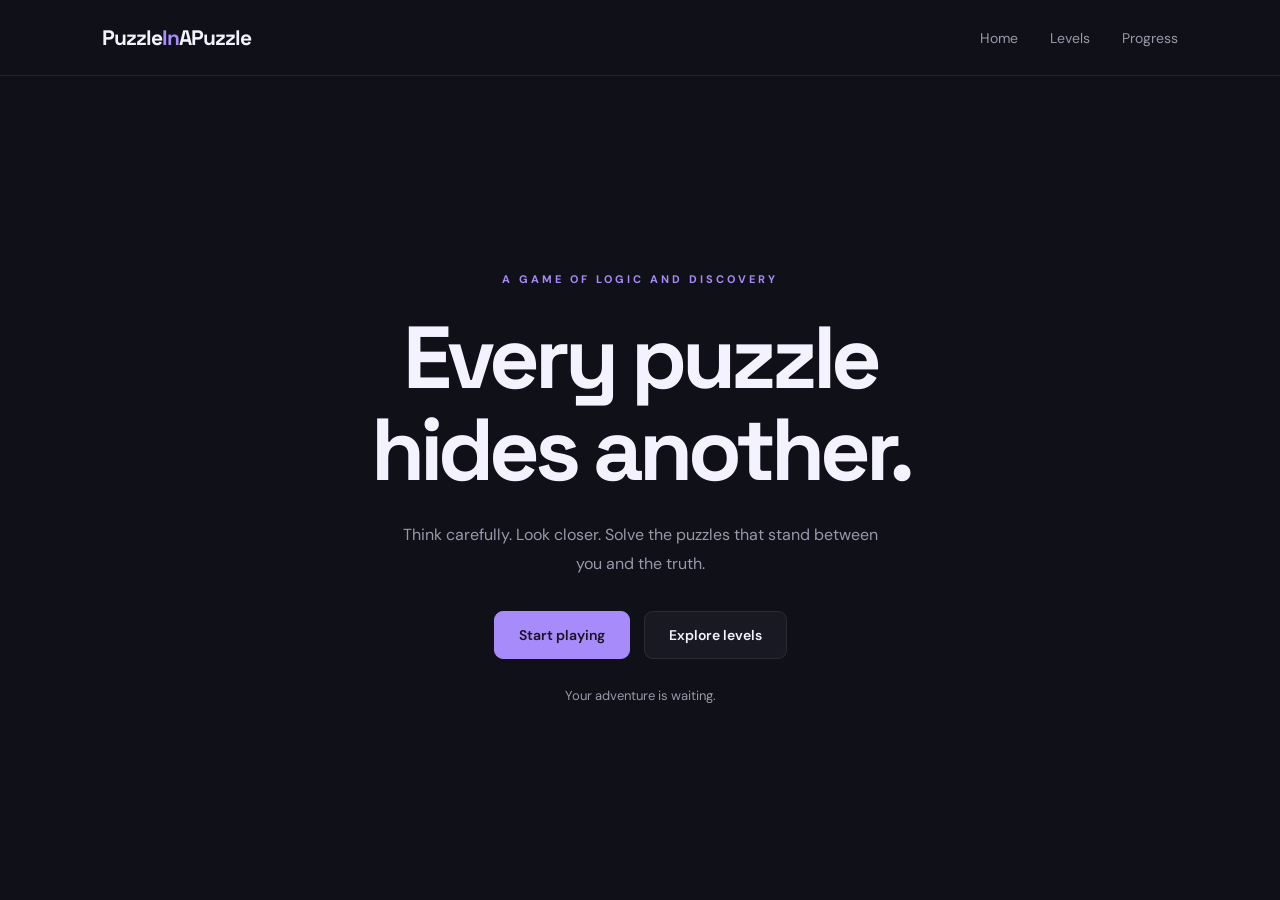
<file: index.html>
<!DOCTYPE html>
<html lang="en">
<head>
    <meta charset="UTF-8">
    <meta name="viewport" content="width=device-width, initial-scale=1.0">
    <title>PuzzleInAPuzzle</title>
    <link rel="stylesheet" href="css/style.css">
</head>
<body>
    <header class="navbar">
        <a href="index.html" class="logo">Puzzle<span>In</span>APuzzle</a>

        <nav>
            <a href="index.html">Home</a>
            <a href="levels.html">Levels</a>
            <a href="progress.html">Progress</a>
        </nav>
    </header>

    <main class="home">
        <section class="hero">
            <p class="eyebrow">A GAME OF LOGIC AND DISCOVERY</p>

            <h1>Every puzzle<br>hides another.</h1>

            <p class="description">
                Think carefully. Look closer. Solve the puzzles
                that stand between you and the truth.
            </p>

            <div class="hero-buttons">
                <a href="game.html" class="button primary">Start playing</a>
                <a href="levels.html" class="button secondary">Explore levels</a>
            </div>

            <p class="game-status" id="game-status">
                Your adventure is waiting.
            </p>
        </section>
    </main>

    <script src="js/storage.js"></script>
    <script src="js/home.js"></script>
</body>
</html>
</file>
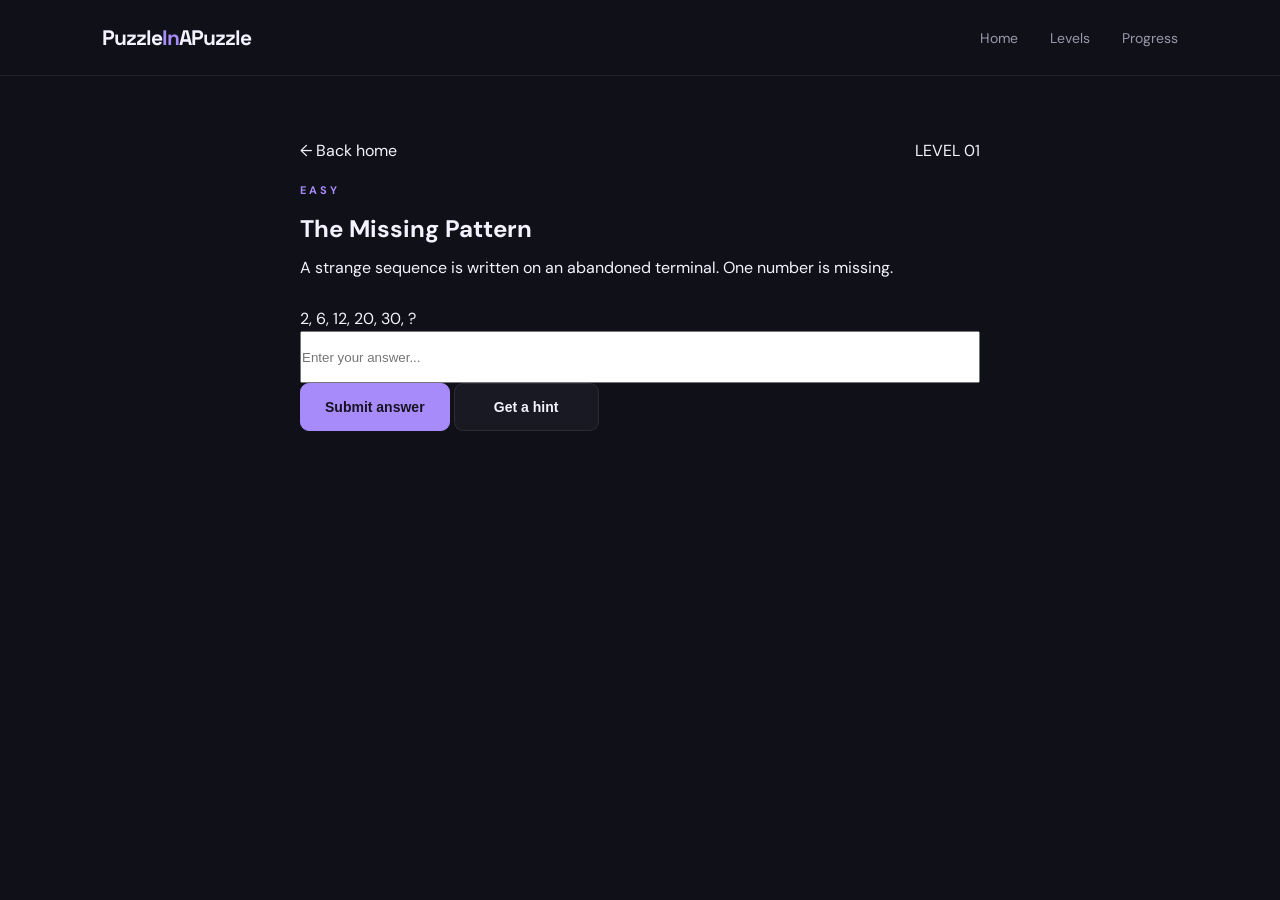
<file: game.html>
<!DOCTYPE html>
<html lang="en">
<head>
    <meta charset="UTF-8">
    <meta name="viewport" content="width=device-width, initial-scale=1.0">
    <title>Playing | PuzzleInAPuzzle</title>
    <link rel="stylesheet" href="css/style.css">
</head>
<body>
    <header class="navbar">
        <a href="index.html" class="logo">Puzzle<span>In</span>APuzzle</a>

        <nav>
            <a href="index.html">Home</a>
            <a href="levels.html">Levels</a>
            <a href="progress.html">Progress</a>
        </nav>
    </header>

    <main class="game-page">
        <section class="game-panel">
            <div class="game-top">
                <a href="index.html" class="back-link">← Back home</a>
                <span id="level-number">LEVEL 01</span>
            </div>

            <div class="progress-track">
                <div class="progress-fill" id="progress-fill"></div>
            </div>

            <p class="eyebrow" id="difficulty">EASY</p>
            <h1 id="puzzle-title">Loading puzzle...</h1>
            <p class="story" id="puzzle-story"></p>

            <div class="question-box">
                <p id="puzzle-question"></p>
            </div>

            <div id="answer-area"></div>

            <div class="game-actions">
                <button class="button primary" id="submit-answer">Submit answer</button>
                <button class="button secondary" id="hint-button">Get a hint</button>
            </div>

            <p id="feedback" class="feedback" aria-live="polite"></p>
            <p id="hint-text" class="hint-text"></p>
        </section>
    </main>

    <script src="js/storage.js"></script>
    <script src="js/puzzles.js"></script>
    <script src="js/game.js"></script>
</body>
</html>
</file>
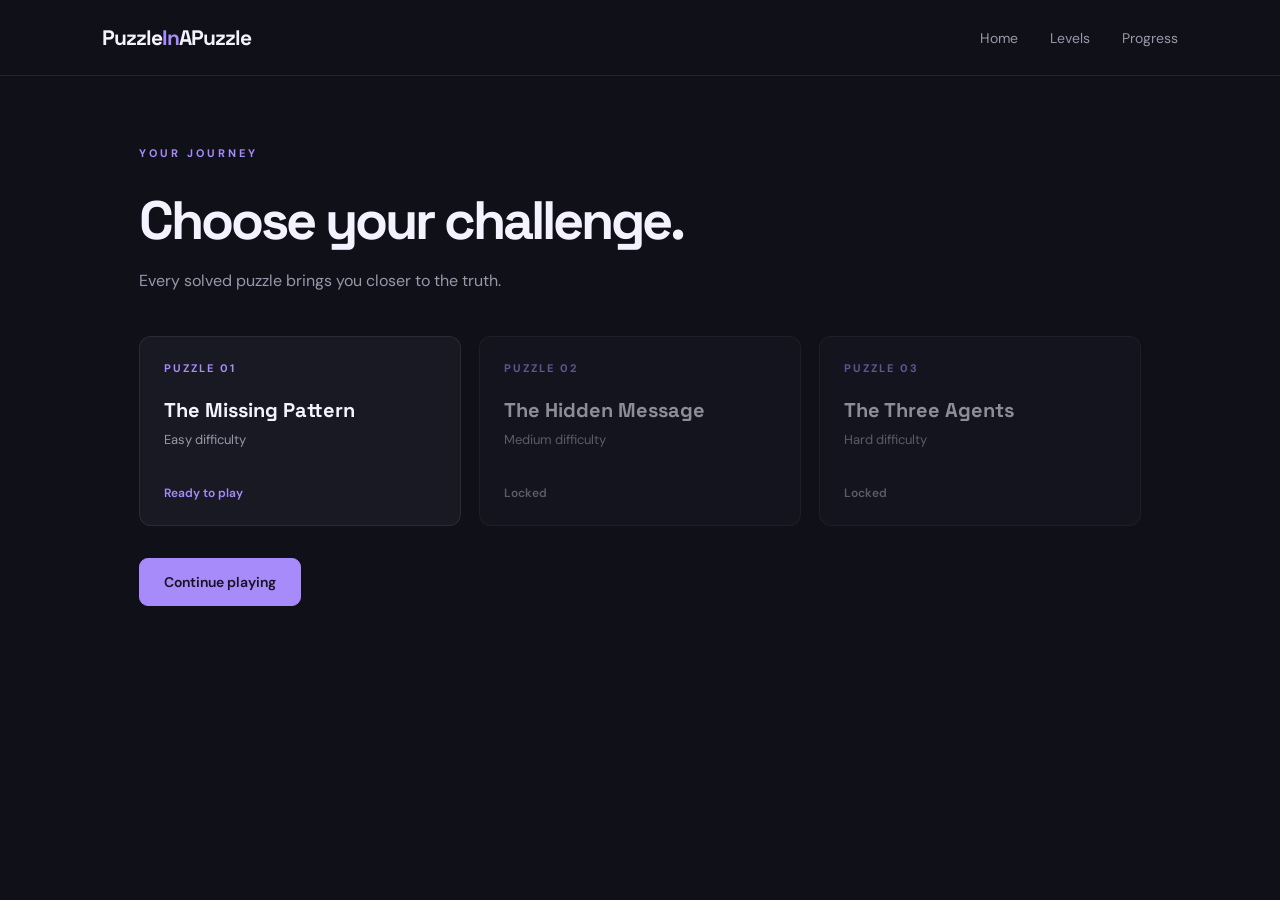
<file: levels.html>
<!DOCTYPE html>
<html lang="en">
<head>
    <meta charset="UTF-8">
    <meta name="viewport" content="width=device-width, initial-scale=1.0">
    <title>Levels | PuzzleInAPuzzle</title>
    <link rel="stylesheet" href="css/style.css">
</head>
<body>
    <header class="navbar">
        <a href="index.html" class="logo">Puzzle<span>In</span>APuzzle</a>

        <nav>
            <a href="index.html">Home</a>
            <a href="levels.html">Levels</a>
            <a href="progress.html">Progress</a>
        </nav>
    </header>

    <main class="levels-page">
        <section class="levels-heading">
            <p class="eyebrow">YOUR JOURNEY</p>
            <h1>Choose your challenge.</h1>
            <p>Every solved puzzle brings you closer to the truth.</p>
        </section>

        <section class="levels-grid" id="levels-grid"></section>

        <a href="game.html" class="button primary levels-continue">Continue playing</a>
    </main>

    <script src="js/storage.js"></script>
    <script src="js/puzzles.js"></script>
    <script src="js/levels.js"></script>
</body>
</html>
</file>
<file: css/style.css>
@import url('https://fonts.googleapis.com/css2?family=DM+Sans:wght@400;500;600;700&family=Space+Grotesk:wght@400;500;600;700&display=swap');

:root {
    --background: #101018;
    --surface: #191923;
    --surface-light: #222230;
    --text: #f4f2ff;
    --muted: #9997aa;
    --accent: #a78bfa;
    --accent-dark: #8062d9;
    --border: rgba(255, 255, 255, 0.08);
}

* {
    margin: 0;
    padding: 0;
    box-sizing: border-box;
}

body {
    min-height: 100vh;
    background: var(--background);
    color: var(--text);
    font-family: 'DM Sans', sans-serif;
}

a {
    color: inherit;
    text-decoration: none;
}

.navbar {
    width: 100%;
    min-height: 76px;
    padding: 0 8%;
    display: flex;
    align-items: center;
    justify-content: space-between;
    border-bottom: 1px solid var(--border);
}

.logo {
    font-family: 'Space Grotesk', sans-serif;
    font-size: 21px;
    font-weight: 700;
    letter-spacing: -1px;
}

.logo span {
    color: var(--accent);
}

.navbar nav {
    display: flex;
    align-items: center;
    gap: 32px;
}

.navbar nav a {
    color: var(--muted);
    font-size: 14px;
    transition: color 0.2s ease;
}

.navbar nav a:hover {
    color: var(--text);
}

.home {
    min-height: calc(100vh - 76px);
    display: flex;
    align-items: center;
    justify-content: center;
    padding: 70px 24px;
}

.hero {
    width: 100%;
    max-width: 760px;
    text-align: center;
}

.eyebrow {
    margin-bottom: 26px;
    color: var(--accent);
    font-size: 11px;
    font-weight: 700;
    letter-spacing: 3px;
}

.hero h1 {
    font-family: 'Space Grotesk', sans-serif;
    font-size: clamp(48px, 8vw, 88px);
    line-height: 1.04;
    letter-spacing: -5px;
}

.description {
    max-width: 480px;
    margin: 26px auto 32px;
    color: var(--muted);
    font-size: 16px;
    line-height: 1.8;
}

.hero-buttons {
    display: flex;
    justify-content: center;
    flex-wrap: wrap;
    gap: 14px;
}

.button {
    min-height: 48px;
    padding: 0 24px;
    display: inline-flex;
    align-items: center;
    justify-content: center;
    border: 1px solid var(--border);
    border-radius: 9px;
    font-size: 14px;
    font-weight: 600;
    transition: transform 0.2s ease, background 0.2s ease;
}

.button:hover {
    transform: translateY(-3px);
}

.button.primary {
    background: var(--accent);
    color: #171321;
    border-color: var(--accent);
}

.button.primary:hover {
    background: #bba5ff;
}

.button.secondary {
    background: var(--surface);
    color: var(--text);
}

.button.secondary:hover {
    background: var(--surface-light);
}

.game-status {
    margin-top: 28px;
    color: var(--muted);
    font-size: 13px;
}

@media (max-width: 600px) {
    .navbar {
        padding: 0 20px;
    }

    .navbar nav {
        gap: 16px;
    }

    .navbar nav a {
        font-size: 12px;
    }

    .logo {
        font-size: 17px;
    }

    .hero h1 {
        letter-spacing: -3px;
    }

    .description {
        font-size: 14px;
    }
    
}


.feedback.success {
    color: #72d6a0;
}

.feedback.error {
    color: #ff8585;
}

.choice-list {
    display: grid;
    gap: 10px;
}

.choice-button {
    width: 100%;
    padding: 16px;
    background: var(--surface);
    border: 1px solid var(--border);
    border-radius: 9px;
    color: var(--text);
    font: inherit;
    text-align: left;
    cursor: pointer;
    transition: background 0.2s ease, border-color 0.2s ease;
}

.choice-button:hover {
    background: var(--surface-light);
}

.choice-button.selected {
    border-color: var(--accent);
    background: rgba(167, 139, 250, 0.12);
}

.game-actions button:disabled {
    opacity: 0.5;
    cursor: not-allowed;
}


.levels-page {
    width: 100%;
    max-width: 1050px;
    min-height: calc(100vh - 76px);
    margin: auto;
    padding: 70px 24px;
}

.levels-heading {
    margin-bottom: 42px;
}

.levels-heading h1 {
    margin-bottom: 12px;
    font-family: 'Space Grotesk', sans-serif;
    font-size: clamp(36px, 6vw, 54px);
    letter-spacing: -3px;
}

.levels-heading > p:last-child {
    color: var(--muted);
    line-height: 1.7;
}

.levels-grid {
    display: grid;
    grid-template-columns: repeat(3, minmax(0, 1fr));
    gap: 18px;
}

.level-card {
    min-height: 190px;
    padding: 24px;
    display: flex;
    flex-direction: column;
    align-items: flex-start;
    background: var(--surface);
    border: 1px solid var(--border);
    border-radius: 12px;
    transition: transform 0.2s ease, border-color 0.2s ease;
}

.level-card:hover {
    transform: translateY(-4px);
    border-color: rgba(167, 139, 250, 0.5);
}

.level-number {
    margin-bottom: 22px;
    color: var(--accent);
    font-size: 11px;
    font-weight: 700;
    letter-spacing: 2px;
}

.level-card h2 {
    margin-bottom: 8px;
    font-family: 'Space Grotesk', sans-serif;
    font-size: 20px;
}

.level-card p {
    color: var(--muted);
    font-size: 13px;
}

.level-status {
    margin-top: auto;
    padding-top: 22px;
    font-size: 12px;
    font-weight: 600;
}

.level-status.completed {
    color: #72d6a0;
}

.level-status.available {
    color: var(--accent);
}

.level-status.locked {
    color: var(--muted);
}

.levels-continue {
    margin-top: 32px;
}

@media (max-width: 700px) {
    .levels-grid {
        grid-template-columns: repeat(2, minmax(0, 1fr));
    }
}

@media (max-width: 450px) {
    .levels-grid {
        grid-template-columns: 1fr;
    }
}


.progress-page {
    width: 100%;
    max-width: 1000px;
    min-height: calc(100vh - 76px);
    margin: auto;
    padding: 70px 24px;
}

.progress-heading {
    margin-bottom: 38px;
}

.progress-heading h1 {
    margin-bottom: 12px;
    font-family: 'Space Grotesk', sans-serif;
    font-size: clamp(36px, 6vw, 54px);
    letter-spacing: -3px;
}

.progress-heading > p:last-child {
    color: var(--muted);
    line-height: 1.7;
}

.stats-grid {
    display: grid;
    grid-template-columns: repeat(3, 1fr);
    gap: 16px;
}

.stat-card {
    padding: 26px;
    background: var(--surface);
    border: 1px solid var(--border);
    border-radius: 12px;
}

.stat-card span {
    color: var(--muted);
    font-size: 11px;
    font-weight: 700;
    letter-spacing: 1.5px;
}

.stat-card h2 {
    margin-top: 14px;
    font-family: 'Space Grotesk', sans-serif;
    font-size: 36px;
}

.overall-progress {
    margin-top: 38px;
    padding: 26px;
    background: var(--surface);
    border: 1px solid var(--border);
    border-radius: 12px;
}

.progress-label {
    display: flex;
    align-items: center;
    justify-content: space-between;
    gap: 16px;
    margin-bottom: 20px;
}

.progress-label h2,
.completed-section h2 {
    font-family: 'Space Grotesk', sans-serif;
    font-size: 19px;
}

.progress-label span {
    color: var(--accent);
    font-weight: 700;
}

.completed-section {
    margin: 42px 0 28px;
}

.completed-section h2 {
    margin-bottom: 18px;
}

.completed-item {
    padding: 18px 20px;
    margin-bottom: 10px;
    display: flex;
    justify-content: space-between;
    align-items: center;
    gap: 16px;
    background: var(--surface);
    border: 1px solid var(--border);
    border-radius: 9px;
    font-size: 14px;
}

.solved-label {
    color: #72d6a0;
    font-size: 11px;
    font-weight: 700;
    letter-spacing: 1px;
}

#reset-progress {
    cursor: pointer;
    font-family: inherit;
}

@media (max-width: 600px) {
    .stats-grid {
        grid-template-columns: 1fr;
    }

    .stat-card {
        padding: 20px;
    }

    .progress-page {
        padding: 42px 20px;
    }
}


a.level-card {
    display: flex;
    color: var(--text);
    text-decoration: none;
}

.level-card.locked-card {
    opacity: 0.55;
    cursor: not-allowed;
}

.level-card:not(.locked-card) {
    cursor: pointer;
}

.level-card:not(.locked-card):hover {
    border-color: var(--accent);
}


.game-page {
    width: 100%;
    min-height: calc(100vh - 76px);
    padding: 64px 24px;
    display: flex;
    justify-content: center;
    align-items: flex-start;
}

.game-panel {
    width: 100%;
    max-width: 680px;
    margin: 0 auto;
}

.game-top {
    width: 100%;
    display: flex;
    justify-content: space-between;
    align-items: center;
    gap: 20px;
    margin-bottom: 22px;
}

.game-panel .eyebrow {
    margin-bottom: 18px;
}

.game-panel h1 {
    line-height: 1.15;
}

.game-panel .story {
    margin-top: 14px;
    margin-bottom: 28px;
}

.game-panel .question-box {
    width: 100%;
    line-height: 1.6;
}

#answer-area {
    width: 100%;
}

#answer-area input {
    display: block;
    width: 100%;
    min-height: 52px;
}

.game-actions {
    align-items: center;
}

.game-actions button {
    min-width: 145px;
}

@media (max-width: 600px) {
    .game-page {
        padding: 38px 20px;
    }

    .game-panel h1 {
        letter-spacing: -1.5px;
    }
}
</file>
